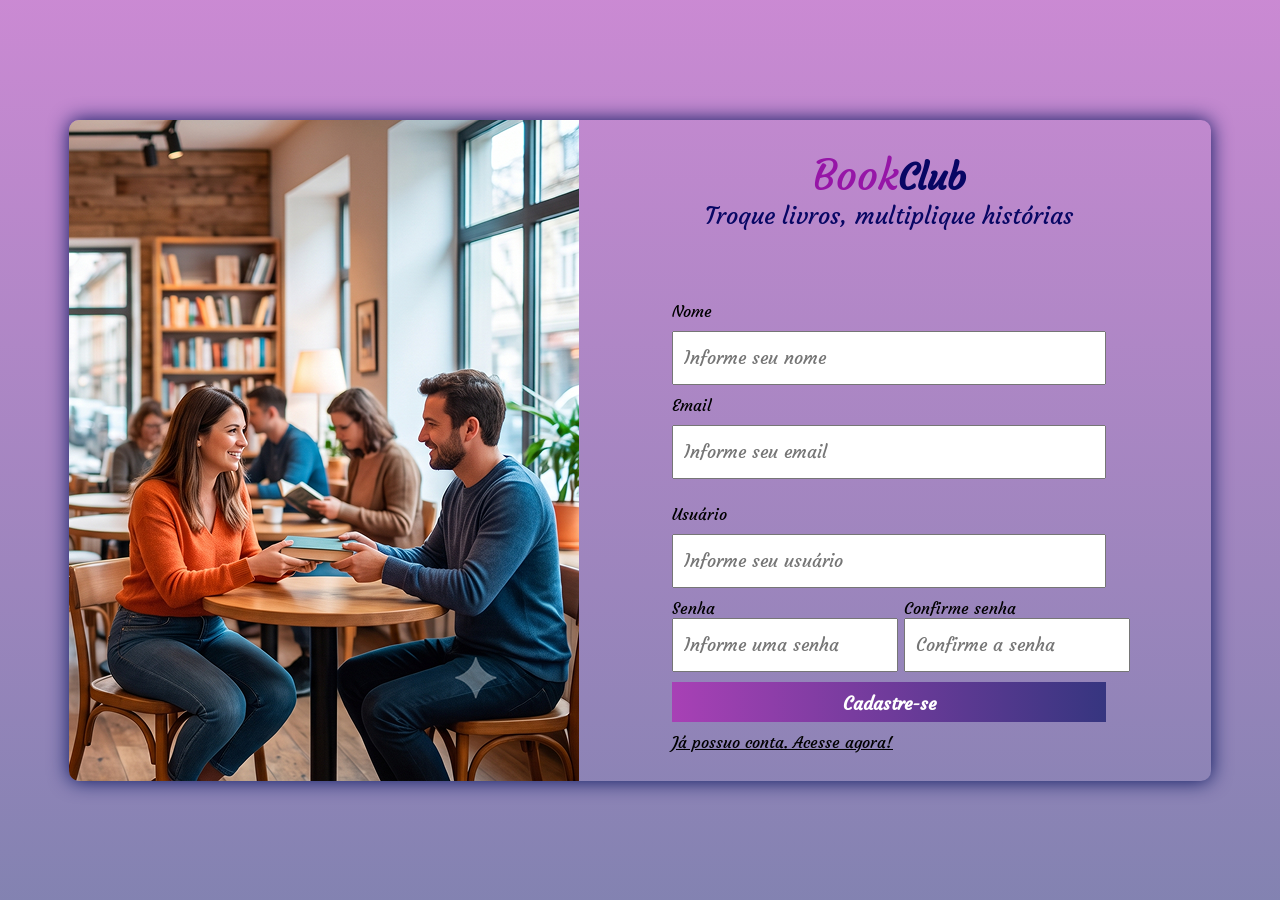
<file: cadastro.html>
<!DOCTYPE html>
<html lang="pt-BR">
<head>
    <meta charset="UTF-8">
    <meta name="viewport" content="width=device-width, initial-scale=1.0">
    <link rel="stylesheet" href="cadastro.css">
    <title>Cadastro - BookClub</title>
</head>
<body>
    <main>
        <section class="sessao-imagem">
            <img src="img/tela-login.png" alt="Casal numa livraria">
        </section>
        
        <section class="sessao-login">
            <div class="area-titulo">
                <h3>Book<span>Club</span></h3>
                <h2>Troque livros, multiplique histórias</h2>
            </div>
            
            <form action="#" method="post" id="form-login">
                <label for="nome">Nome</label>
                <input type="text" id="nome" placeholder="Informe seu nome" required>
                
                <label for="email">Email</label>
                <input type="email" id="email" placeholder="Informe seu email" required>
                
                <label for="usuario">Usuário</label>
                <input type="text" id="usuario" placeholder="Informe seu usuário" required>
                
                <div class="cadastro-senha">
                    <div class="campo-senha">
                        <label for="senha">Senha</label>
                        <input type="password" id="senha" placeholder="Informe uma senha" required>
                    </div>
                    <div class="campo-senha">
                        <label for="confirme-senha">Confirme senha</label>
                        <input type="password" id="confirme-senha" placeholder="Confirme a senha" required>
                    </div>
                </div>
                
                <button type="submit" id="btn-acessar">Cadastre-se</button>
                <a href="login.html" id="nao-conta">Já possuo conta. Acesse agora!</a>
            </form>
        </section>
    </main>
</body>
</html>
</file>
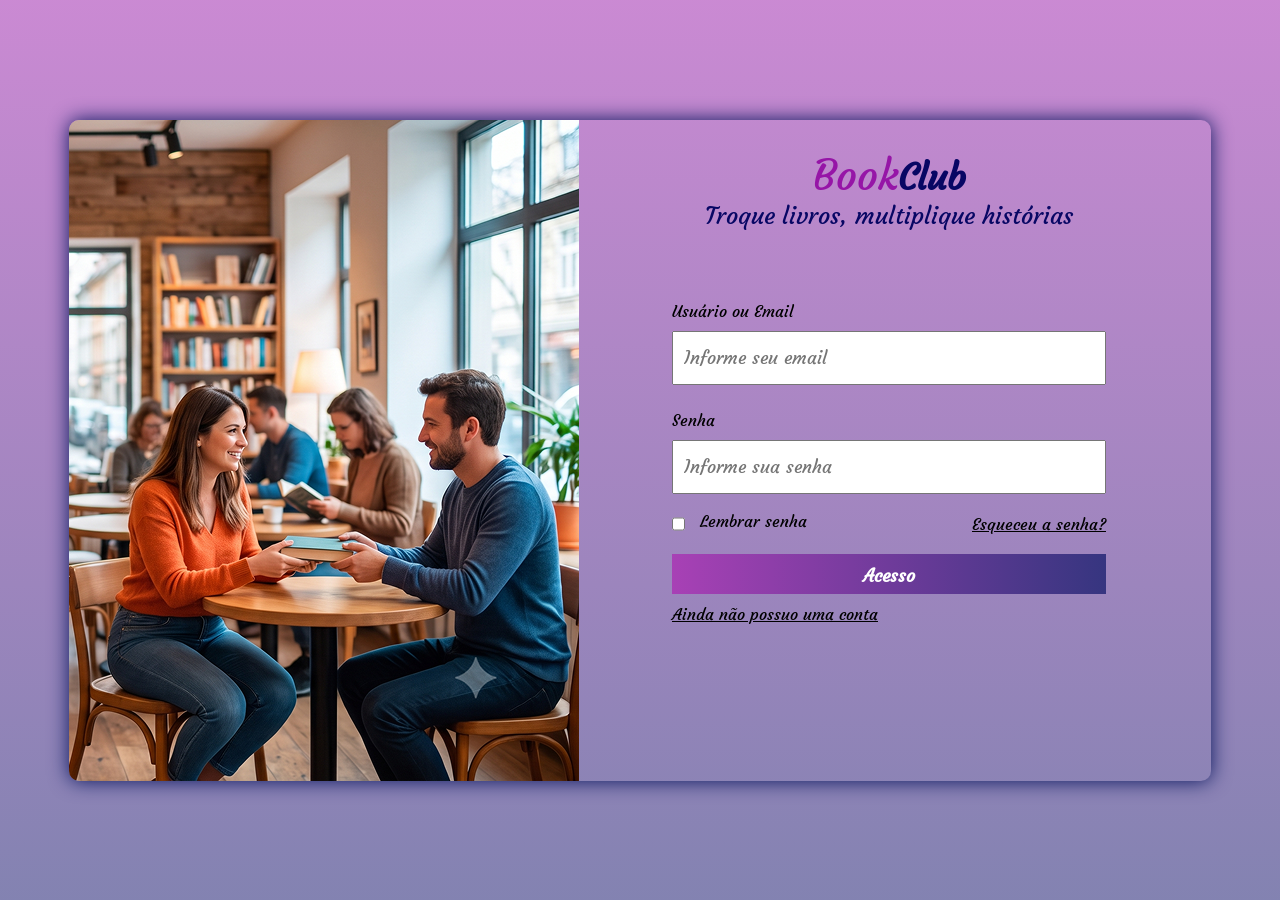
<file: login.html>
<!DOCTYPE html>
<html lang="pt-BR">
<head>
    <meta charset="UTF-8">
    <meta name="viewport" content="width=device-width, initial-scale=1.0">
    <link rel="stylesheet" href="login.css">
    <title>Area de Login</title>
</head>
<body> 

    <main>

        <section class="sessao-imagem">
             <img src="img/tela-login.png" alt="Casal numa livraria">
        </section>

        <section class="sessao-login">
            <div class="area-titulo">
                <h3>Book<span>Club</span></h3>
                <h2><h2>Troque livros, multiplique histórias</h2></h2>
            </div>

            <form action="#" method="post" id="form-login">

                <label for="email"> Usuário ou Email</label>
                <input type="text" id="email" placeholder="Informe seu email">

                <label for="senha"> Senha </label>
                <input type="password" id="senha" placeholder="Informe sua senha">

                <div class="links-senha">
                   <input type="checkbox" id="lembrar-senha"> 
                   <label for="lembrar-senha">Lembrar senha</label>
                     
                   <a href="#" id="esqueceu-senha"> Esqueceu a senha?</a> 
                </div>

                <button id="btn-=acessar"> Acesso  </button>
                <a href="cadastro.html" id="Ainda não possuo uma conta"> Ainda não possuo uma conta </a>

            </form>


        </section>



    </main>

    
</body>
</html>
</file>
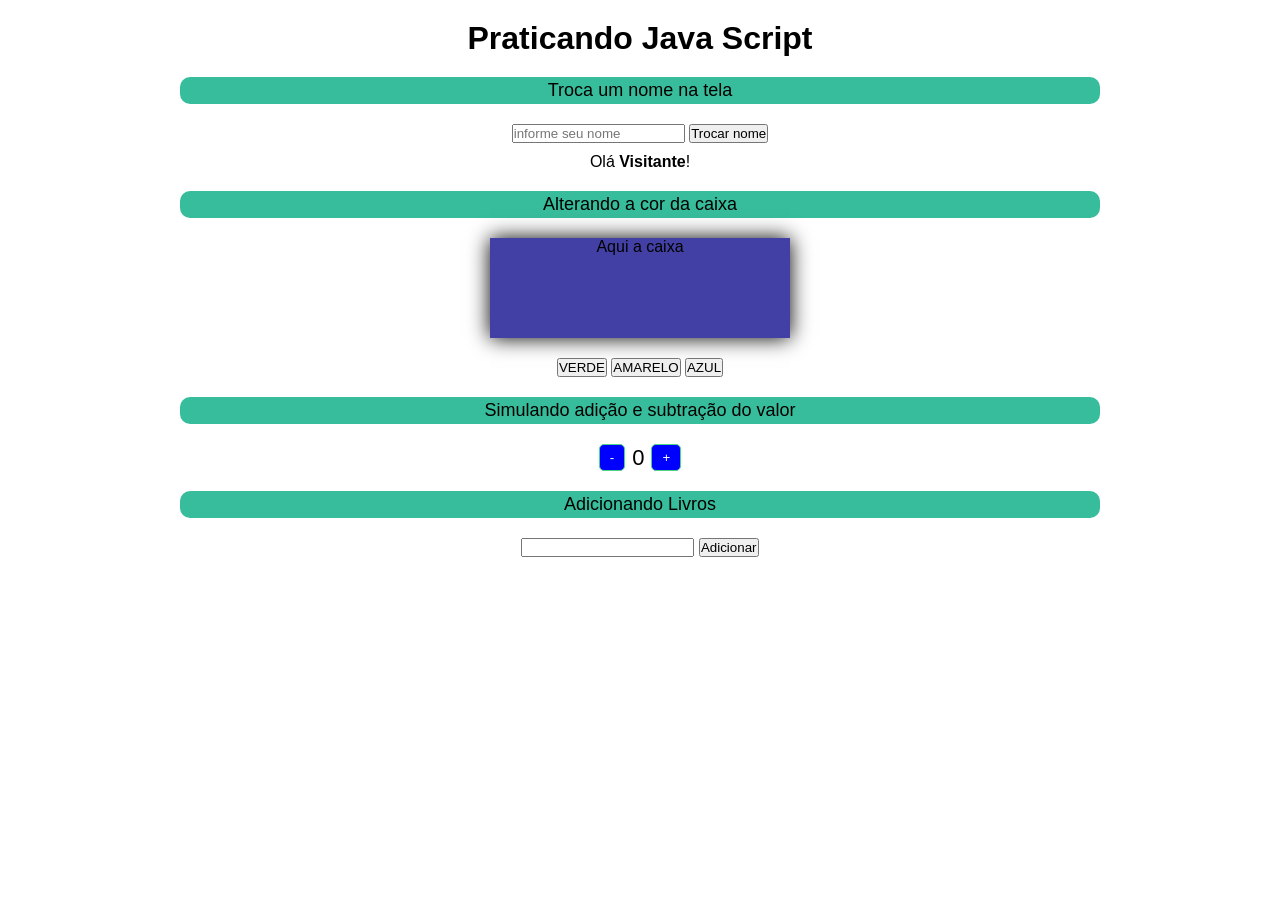
<file: img/praticando-js/home.html>
<!DOCTYPE html>
<html lang="en">

<head>
    <meta charset="UTF-8">
    <meta name="viewport" content="width=device-width, initial-scale=1.0">
    <link rel="stylesheet" href="home.css">
    <title>Praticando JS</title>
</head>

<body>

    <main>
        <h1> Praticando Java Script </h1>

        <section>
            <h2>Troca um nome na tela</h2>
            <input type="text" id="nome-entrada" placeholder="informe seu nome">
            <button id="btn-troca">Trocar nome</button>
            <p> Olá <b id="nome-saida">Visitante</b>!</p>
        </section>
        <section>
            <h2>Alterando a cor da caixa</h2>
            <div id="caixa">Aqui a caixa</div>
            <button id="btn_verde">VERDE</button>
            <button id="btn_amarelo">AMARELO</button>
            <button id="btn_azul">AZUL</button>
        </section>

        <h2>Simulando adição e subtração do valor</h2>
        <section class="area_add_sub">
            <button id="btn_menos"> - </button>
            <p id="valor_real"> 0 </p>
            <button id="btn_mais"> + </button>
        </section>

        <h2> Adicionando Livros </h2>
        <section class="area-livros">
            <input type="text" id="nome_livro">
            <button id="adiciona_livro">Adicionar</button>
            <ul id="lista_livros">

            </ul>
        </section>

    </main>

    <script src="home.js"></script>

</body>

</html>
</file>
<file: cadastro.css>
@import url(login.css);

.cadastro-senha {
    display: flex;
    gap: 30px; 
    width: 100%;
}

.campo-senha {
    display: flex;
    flex-direction: column;
    width: 100%; 
}
.cadastro-senha input {
    width: 100%;
}
</file>
<file: login.css>
@import url(style.css);
 
body{
    background-image: linear-gradient(rgb(150, 21, 167, 50%),rgb(8, 7, 100, 50%) );
    width: 100vw;
    height: 100vh;
    display: flex;
    justify-content: center;
    align-items: center;
}

main{
    width: 1142px;
    height: 661px;
    margin: 10vh auto;
    display: flex;
    box-shadow: 0 0 20px #06135c;
    border-radius: 10px; 
}

.sessao-imagem{
    width: 510px;
    height: 661px;
    display: flex;
    justify-content: center;
    align-items: center;
}

.sessao-imagem img{
    border-radius: 10px 0 0 10px;
}

.area-titulo{
text-align: center;
}

.area-titulo h1,span{
    font-size: 36px;
    padding-bottom: 5px;
}

.area-titulo h2{
    font-size: 24px;
    color: rgb(8, 7, 100);
}

.sessao-login{
    height: 673px;
    width: 620px ;
}
.area-titulo span{
    color: rgb(8, 7, 100);
}

form{
    display: flex;
    flex-direction: column;
    width: 434px;
    gap: 10px;
    margin: auto;
}

form input{
    height: 40px;
    padding: 5px 10px;
    font-size: 18px;
}

#email{
    margin-bottom: 15px;
}

button{
    height: 40px;
    padding: 10px;
    font-size: 18px;
    background-image: linear-gradient( to right, rgb(150, 21, 167, 80%),rgb(8, 7, 100, 80%) );
    border: none;
    color: #FFF;
    font-size: 18px;
    font-weight: 600;
    cursor: pointer;
    transition: opacity 0.2s;
}

.links-senha{
    display: flex;
    align-items: center;
    justify-content: space-between;
    color: black;
}

.links-senha label{
    position: relative;
    right: 75px;
    bottom: 3px;
}

.links-senha label, input, a{
    color: black;
    font-weight: 400;
}

section a:hover{
   color: blueviolet;
}

#link-nao-conta{
    text-align: center;
}
</file>
<file: img/praticando-js/home.css>
*{
    margin: 0;
    padding: 0;
    font-family: sans-serif;
}

body{
    width: 100vw;
    height: 100vh;
}

main{
    margin: 20px auto;
    width: 75vw;
    text-align: center;
}

h2{
    background-color: rgb(55, 189, 155);
    border-radius: 10px;
    font-size: 18px;
    font-weight: 400;
    margin: 20px;
    padding: 3px;
}

input{
    margin-bottom: 10px;
}

#caixa{
    width: 300px;
    height: 100px;
    background-color: #4240a5;
    box-shadow: 0 0 20px;
    margin: 20px auto;
}

.btn{
    padding: 5px 10px;
    margin-right: 10px;
}

.area_add_sub{
  display: flex;
  justify-content: center;
  align-items: center;
  gap: 7px;
  font-size: 22px;
}

.area_add_sub button{
    padding: 5px 10px;
    background-color: blue;
    border: 1px solid rgb(77, 212, 133);
    color: white;
    border-radius: 5px;
}

.area_add_sub button:hover{
    background-color: blue;
}
</file>
